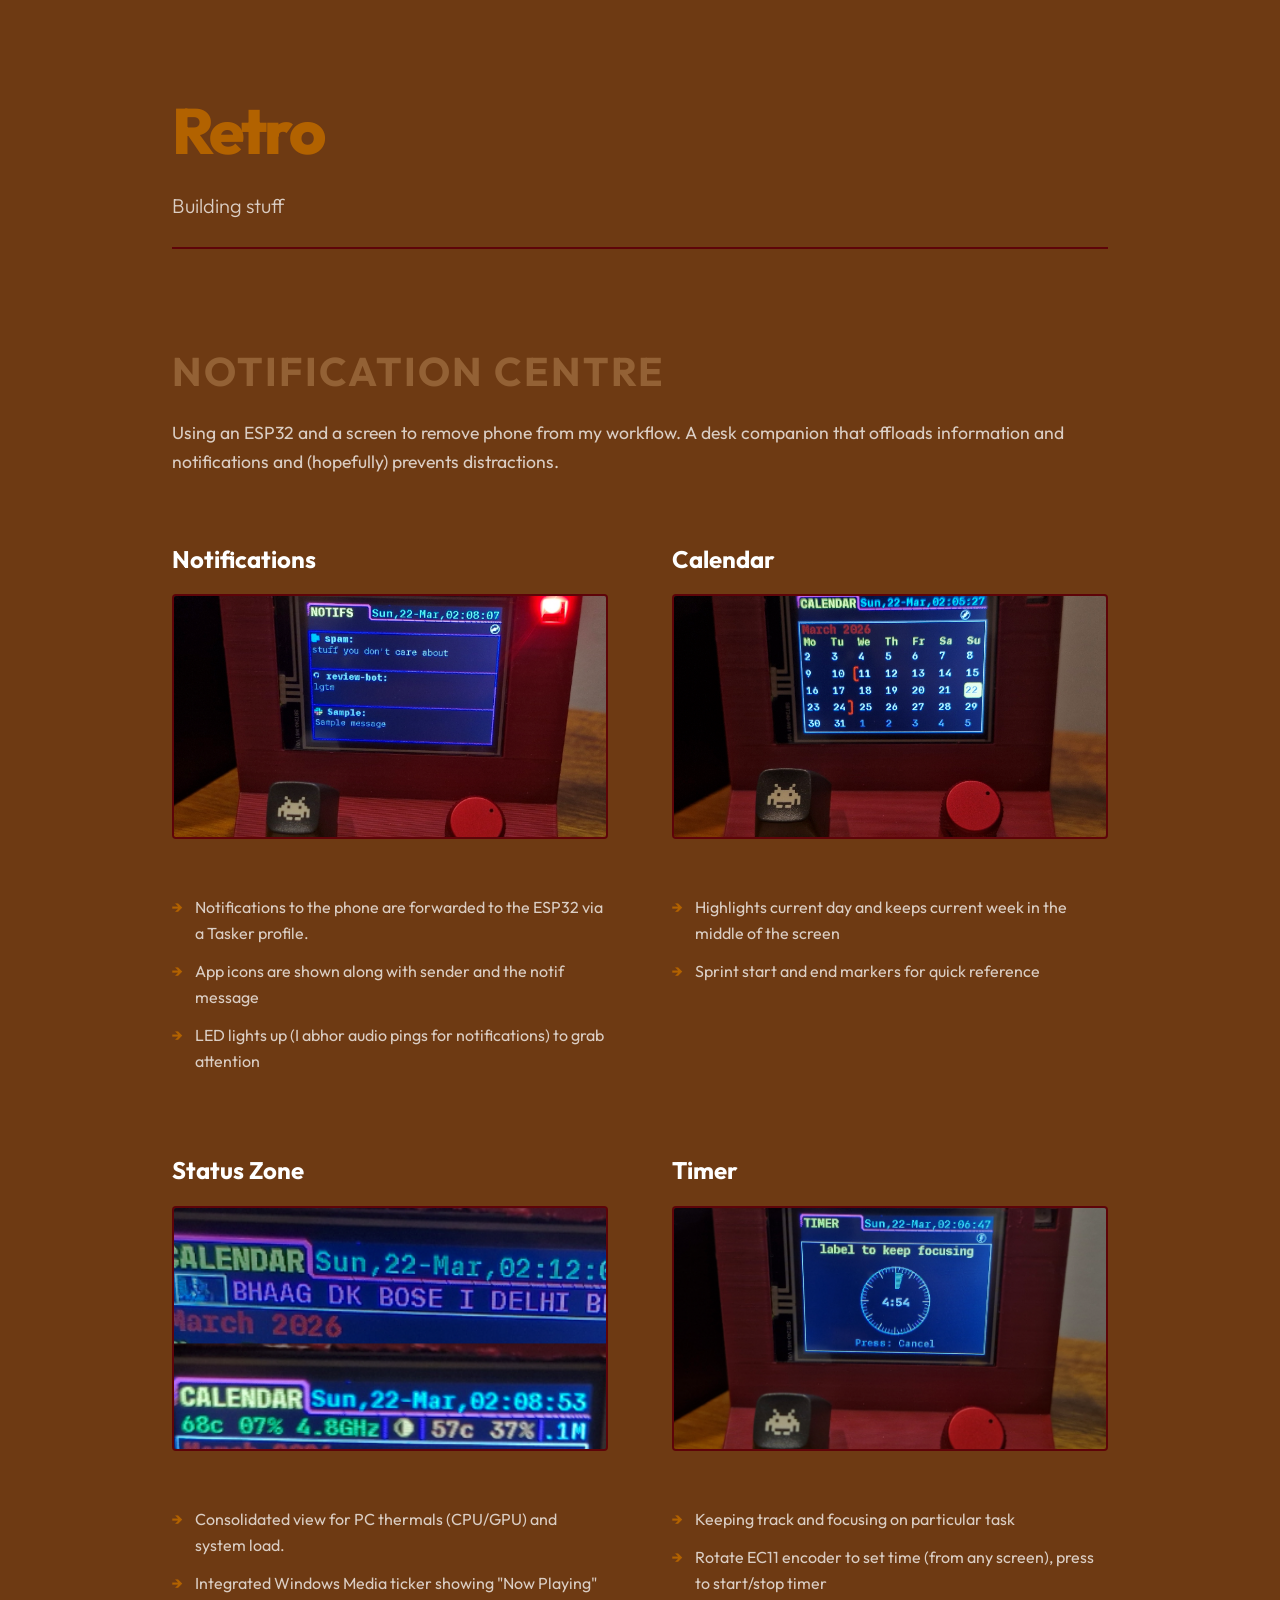
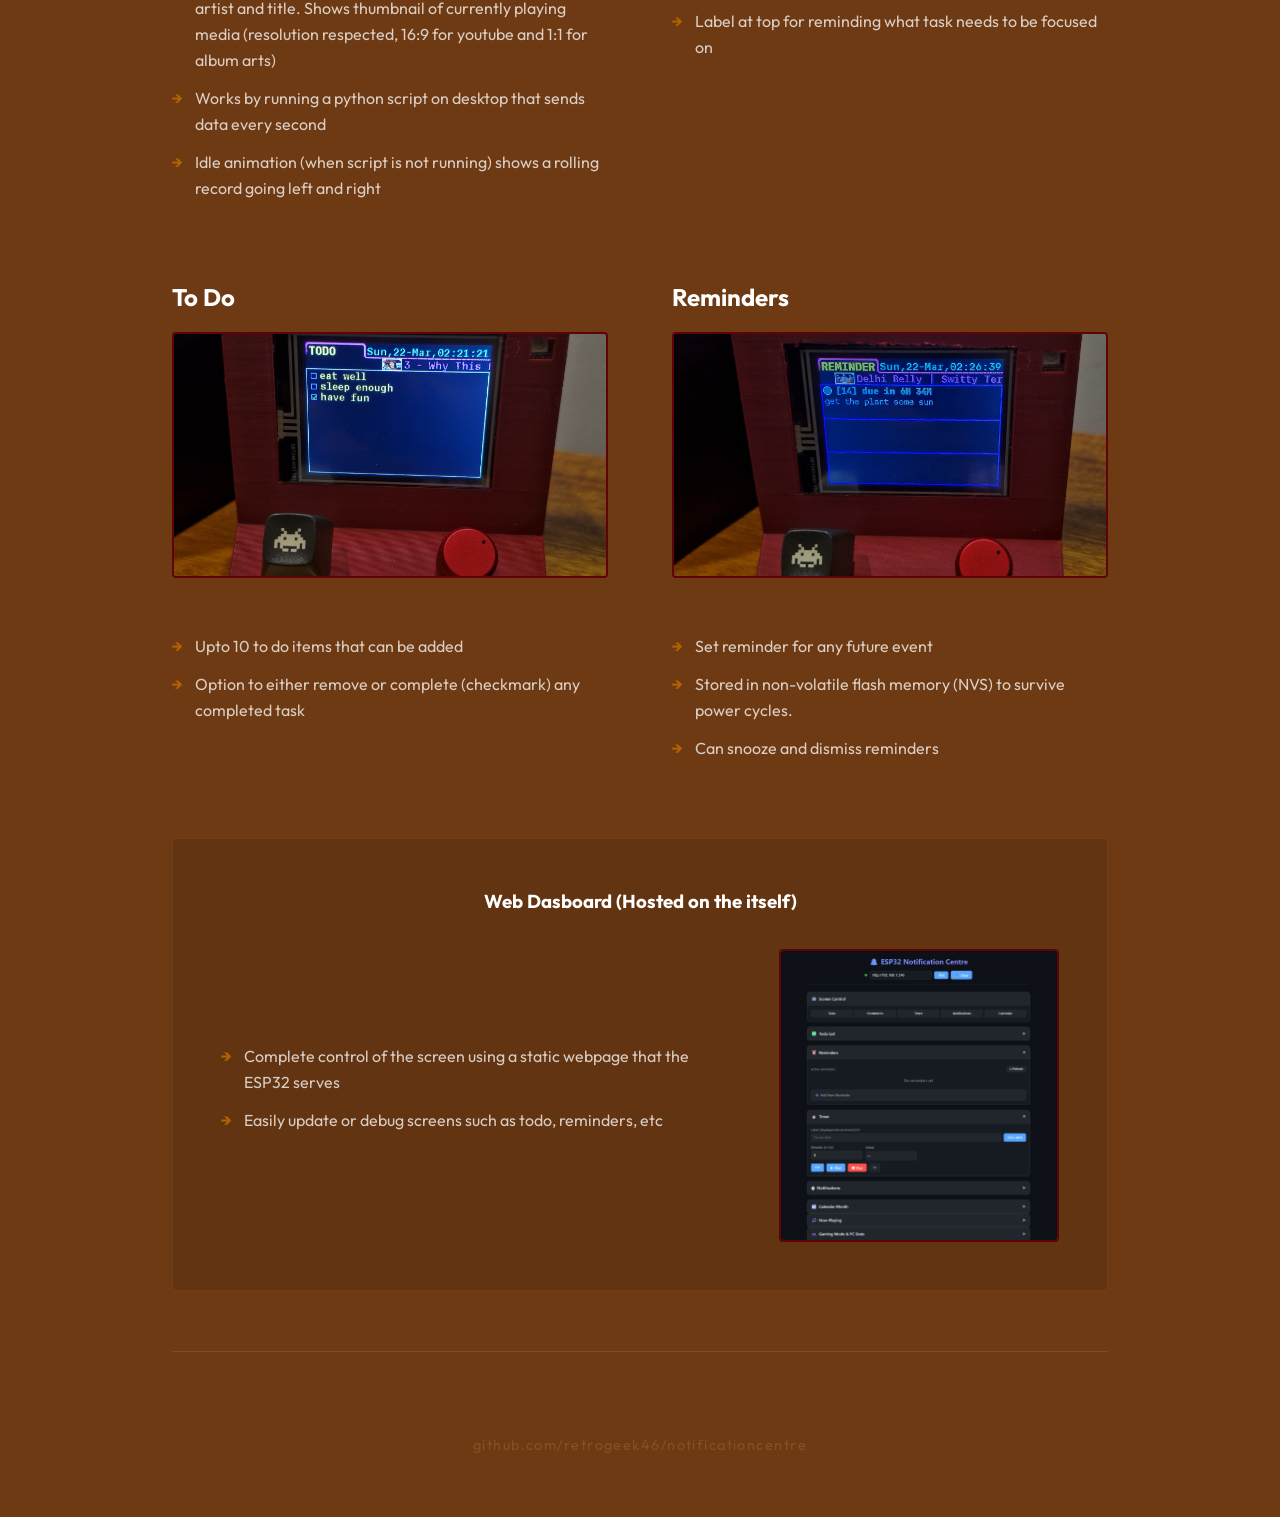
<file: docs/index.html>
<!DOCTYPE html>
<html lang="en">
<head>
    <meta charset="UTF-8">
    <meta name="viewport" content="width=device-width, initial-scale=1.0">
    <title>Portfolio | Earthy Rust</title>
    <link rel="preconnect" href="https://fonts.googleapis.com">
    <link rel="preconnect" href="https://fonts.gstatic.com" crossorigin>
    <link href="https://fonts.googleapis.com/css2?family=Outfit:wght@300;400;700;800&display=swap" rel="stylesheet">
    <link rel="stylesheet" href="style.css">
</head>
<body>

    <div class="container">
        <!-- Main Portfolio Header -->
        <header>
            <h1>Retro</h1>
            <p class="about-me">Building stuff</p>
        </header>

        <!-- Notification Centre -->
        <section class="project-section">
            <h2>Notification Centre</h2>
            <p class="project-brief">Using an ESP32 and a screen to remove phone from my workflow. A desk companion that offloads information and notifications and (hopefully) prevents distractions.</p>
            
            <div class="screen-grid">
                <div class="screen-item">
                    <div class="screen-header">
                        <h3>Notifications</h3>
                        <div class="image-placeholder"><img src="resources/notif.png" alt="Notifications Screen"></div>
                    </div>
                    <ul class="screen-details">
                        <li>Notifications to the phone are forwarded to the ESP32 via a Tasker profile.</li>
                        <li>App icons are shown along with sender and the notif message</li>
                        <li>LED lights up (I abhor audio pings for notifications) to grab attention</li>
                    </ul>
                </div>

                <div class="screen-item">
                    <div class="screen-header">
                        <h3>Calendar</h3>
                        <div class="image-placeholder"><img src="resources/calender.png" alt="Calendar Screen"></div>
                    </div>
                    <ul class="screen-details">
                        <li>Highlights current day and keeps current week in the middle of the screen</li>
                        <li>Sprint start and end markers for quick reference</li>
                    </ul>
                </div>

                <div class="screen-item">
                    <div class="screen-header">
                        <h3>Status Zone</h3>
                        <div class="image-placeholder"><img src="resources/status.png" alt="Status Zone Screen"></div>
                    </div>
                    <ul class="screen-details">
                        <li>Consolidated view for PC thermals (CPU/GPU) and system load.</li>
                        <li>Integrated Windows Media ticker showing "Now Playing" artist and title. Shows thumbnail of currently playing media (resolution respected, 16:9 for youtube and 1:1 for album arts)</li>
                        <li>Works by running a python script on desktop that sends data every second</li>
                        <li>Idle animation (when script is not running) shows a rolling record going left and right</li>
                    </ul>
                </div>

                <div class="screen-item">
                    <div class="screen-header">
                        <h3>Timer</h3>
                        <div class="image-placeholder"><img src="resources/timer.png" alt="Timer Screen"></div>
                    </div>
                    <ul class="screen-details">
                        <li>Keeping track and focusing on particular task</li>
                        <li>Rotate EC11 encoder to set time (from any screen), press to start/stop timer</li>
                        <li>Label at top for reminding what task needs to be focused on</li>
                    </ul>
                </div>

                <div class="screen-item">
                    <div class="screen-header">
                        <h3>To Do</h3>
                        <div class="image-placeholder"><img src="resources/todo.png" alt="To Do Screen"></div>
                    </div>
                    <ul class="screen-details">
                        <li>Upto 10 to do items that can be added</li>
                        <li>Option to either remove or complete (checkmark) any completed task</li>
                    </ul>
                </div>

                <div class="screen-item">
                    <div class="screen-header">
                        <h3>Reminders</h3>
                        <div class="image-placeholder"><img src="resources/reminder.png" alt="Reminder Screen"></div>
                    </div>
                    <ul class="screen-details">
                        <li>Set reminder for any future event</li>
                        <li>Stored in non-volatile flash memory (NVS) to survive power cycles.</li>
                        <li>Can snooze and dismiss reminders</li>
                    </ul>
                </div>

                <!-- Administrative Web Interface (Wide) -->
                <div class="screen-item wide">
                    <h3>Web Dasboard (Hosted on the itself)</h3>
                    <div class="wide-content">
                        <ul class="screen-details">
                            <li>Complete control of the screen using a static webpage that the ESP32 serves</li>
                            <li>Easily update or debug screens such as todo, reminders, etc</li>
                        </ul>
                        <div class="image-placeholder">
                            <img src="resources/dashboard esp32.png" alt="dashboard">
                        </div>
                    </div>
                </div>
            </div>
        </section>

        <footer>
            <a href="https://github.com/retrogeek46/notificationcentre" target="_blank">github.com/retrogeek46/notificationcentre</a>
        </footer>
    </div>

</body>
</html>
</file>
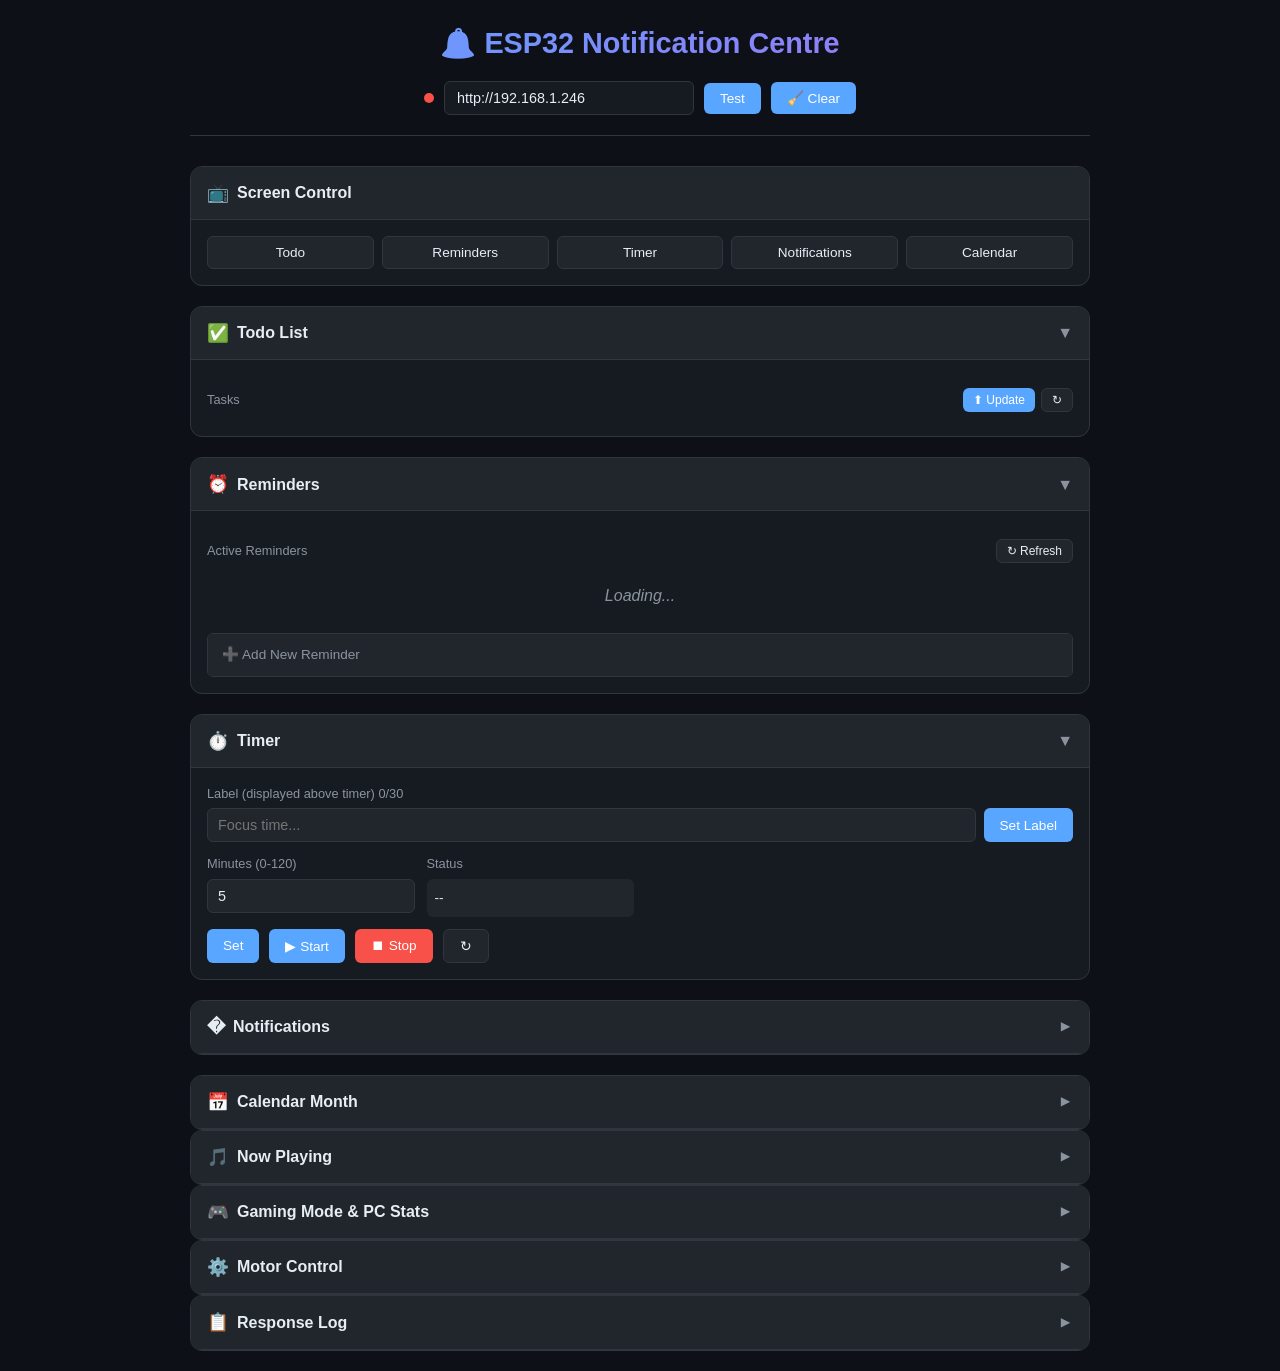
<file: tools/esp32_dashboard.html>
<!DOCTYPE html>
<html lang="en">
<head>
  <meta charset="UTF-8">
  <meta name="viewport" content="width=device-width, initial-scale=1.0">
  <title>ESP32 Notification Centre</title>
  <style>
    :root {
      --bg-primary: #0d1117;
      --bg-secondary: #161b22;
      --bg-tertiary: #21262d;
      --border: #30363d;
      --text-primary: #e6edf3;
      --text-secondary: #8b949e;
      --accent-blue: #58a6ff;
      --accent-green: #3fb950;
      --accent-yellow: #d29922;
      --accent-red: #f85149;
      --accent-purple: #a371f7;
    }
    
    * { box-sizing: border-box; margin: 0; padding: 0; }
    
    body {
      font-family: -apple-system, BlinkMacSystemFont, 'Segoe UI', Roboto, sans-serif;
      background: var(--bg-primary);
      color: var(--text-primary);
      line-height: 1.6;
      padding: 20px;
      min-height: 100vh;
    }
    
    .container { max-width: 900px; margin: 0 auto; }
    
    header {
      text-align: center;
      margin-bottom: 30px;
      padding-bottom: 20px;
      border-bottom: 1px solid var(--border);
    }
    
    header h1 {
      font-size: 1.8rem;
      background: linear-gradient(135deg, var(--accent-blue), var(--accent-purple));
      -webkit-background-clip: text;
      -webkit-text-fill-color: transparent;
      background-clip: text;
    }
    
    .connection {
      display: flex;
      gap: 10px;
      justify-content: center;
      align-items: center;
      margin-top: 15px;
    }
    
    .connection input {
      padding: 8px 12px;
      border-radius: 6px;
      border: 1px solid var(--border);
      background: var(--bg-secondary);
      color: var(--text-primary);
      width: 250px;
      font-size: 0.9rem;
    }
    
    .connection button {
      padding: 8px 16px;
      border-radius: 6px;
      border: none;
      background: var(--accent-blue);
      color: white;
      cursor: pointer;
      font-weight: 500;
      transition: opacity 0.2s;
    }
    
    .connection button:hover { opacity: 0.85; }
    
    .status-dot {
      width: 10px;
      height: 10px;
      border-radius: 50%;
      background: var(--accent-red);
      transition: background 0.3s;
    }
    
    .status-dot.connected { background: var(--accent-green); }
    
    .sections { display: grid; gap: 20px; }
    
    .section {
      background: var(--bg-secondary);
      border: 1px solid var(--border);
      border-radius: 12px;
      overflow: hidden;
    }
    
    .section-header {
      padding: 12px 16px;
      background: var(--bg-tertiary);
      border-bottom: 1px solid var(--border);
      font-weight: 600;
      display: flex;
      align-items: center;
      gap: 8px;
      cursor: pointer;
      user-select: none;
    }
    
    .section-header:hover { background: #282e36; }
    
    .section-header .icon { font-size: 1.1rem; }
    
    .section-header .collapse-icon {
      margin-left: auto;
      transition: transform 0.2s;
      color: var(--text-secondary);
    }
    
    .section.collapsed .section-header .collapse-icon { transform: rotate(-90deg); }
    .section.collapsed .section-body { display: none; }
    
    .section-body { padding: 16px; }
    
    .form-grid {
      display: grid;
      grid-template-columns: repeat(auto-fit, minmax(180px, 1fr));
      gap: 12px;
    }
    
    .form-group { display: flex; flex-direction: column; gap: 4px; }
    .form-group.full-width { grid-column: 1 / -1; }
    
    label {
      font-size: 0.8rem;
      color: var(--text-secondary);
      font-weight: 500;
    }
    
    input, select, textarea {
      padding: 8px 10px;
      border-radius: 6px;
      border: 1px solid var(--border);
      background: var(--bg-tertiary);
      color: var(--text-primary);
      font-size: 0.9rem;
      transition: border-color 0.2s;
    }
    
    input:focus, select:focus, textarea:focus {
      outline: none;
      border-color: var(--accent-blue);
    }
    
    textarea { resize: vertical; min-height: 60px; font-family: inherit; }
    
    .btn-row { display: flex; gap: 10px; margin-top: 12px; flex-wrap: wrap; }
    
    button {
      padding: 8px 16px;
      border-radius: 6px;
      border: none;
      font-weight: 500;
      cursor: pointer;
      transition: all 0.2s;
      font-size: 0.85rem;
    }
    
    .btn-primary { background: var(--accent-blue); color: white; }
    .btn-success { background: var(--accent-green); color: white; }
    .btn-warning { background: var(--accent-yellow); color: black; }
    .btn-danger { background: var(--accent-red); color: white; }
    .btn-secondary { background: var(--bg-tertiary); color: var(--text-primary); border: 1px solid var(--border); }
    
    button:hover { opacity: 0.85; transform: translateY(-1px); }
    button:active { transform: translateY(0); }
    
    .screen-btns { display: flex; flex-wrap: wrap; gap: 8px; }
    .screen-btns button { flex: 1; min-width: 100px; }
    
    .response-area {
      margin-top: 20px;
      padding: 16px;
      background: var(--bg-secondary);
      border: 1px solid var(--border);
      border-radius: 12px;
    }
    
    .response-area h3 {
      font-size: 0.9rem;
      color: var(--text-secondary);
      margin-bottom: 10px;
    }
    
    #responseLog {
      font-family: 'Consolas', 'Monaco', monospace;
      font-size: 0.85rem;
      max-height: 200px;
      overflow-y: auto;
      white-space: pre-wrap;
      word-break: break-all;
    }
    
    .log-entry { padding: 6px 0; border-bottom: 1px solid var(--border); }
    .log-entry:last-child { border-bottom: none; }
    .log-entry.success { color: var(--accent-green); }
    .log-entry.error { color: var(--accent-red); }
    .log-entry .time { color: var(--text-secondary); margin-right: 8px; }
    
    /* Item lists */
    .item-list { margin-top: 12px; }
    .item-list-header {
      font-size: 0.8rem;
      color: var(--text-secondary);
      margin-bottom: 8px;
      display: flex;
      justify-content: space-between;
      align-items: center;
    }
    
    .list-item {
      display: flex;
      align-items: center;
      gap: 10px;
      padding: 8px 12px;
      background: var(--bg-tertiary);
      border-radius: 6px;
      margin-bottom: 6px;
      font-size: 0.9rem;
    }
    
    .list-item.completed { opacity: 0.5; text-decoration: line-through; }
    
    .list-item input[type="checkbox"] {
      width: 18px;
      height: 18px;
      accent-color: var(--accent-green);
      cursor: pointer;
    }
    
    .list-item .item-text { flex: 1; }
    .list-item .item-meta { font-size: 0.75rem; color: var(--text-secondary); }
    
    .empty-state {
      color: var(--text-secondary);
      font-style: italic;
      text-align: center;
      padding: 12px;
    }
    
    /* Collapsible add forms */
    .add-form-details {
      margin-top: 12px;
      border: 1px solid var(--border);
      border-radius: 6px;
      overflow: hidden;
    }
    
    .add-form-details summary {
      padding: 10px 14px;
      background: var(--bg-tertiary);
      cursor: pointer;
      font-size: 0.85rem;
      font-weight: 500;
      color: var(--text-secondary);
      list-style: none;
    }
    
    .add-form-details summary::-webkit-details-marker { display: none; }
    .add-form-details summary:hover { color: var(--text-primary); }
    
    .add-form-details[open] summary { 
      border-bottom: 1px solid var(--border);
      color: var(--text-primary);
    }
    
    .add-form-content { padding: 12px; }
    
    /* Todo input rows */
    .todo-inputs { display: flex; flex-direction: column; gap: 6px; }
    
    .todo-row {
      display: flex;
      align-items: center;
      gap: 8px;
    }
    
    .todo-row input[type="checkbox"] {
      width: 18px;
      height: 18px;
      accent-color: var(--accent-green);
      cursor: pointer;
      flex-shrink: 0;
    }
    
    .todo-row input[type="text"] {
      flex: 1;
      padding: 6px 10px;
      font-size: 0.85rem;
    }
    
    .todo-row input[type="text"].completed {
      opacity: 0.5;
      text-decoration: line-through;
    }
    
    .todo-row .todo-index {
      font-size: 0.7rem;
      color: var(--text-secondary);
      min-width: 20px;
      text-align: right;
    }
    
    .todo-row .btn-delete {
      background: none;
      border: none;
      color: var(--text-secondary);
      cursor: pointer;
      padding: 2px 6px;
      font-size: 0.85rem;
      opacity: 0.5;
      transition: opacity 0.2s, color 0.2s;
      flex-shrink: 0;
    }
    .todo-row .btn-delete:hover {
      opacity: 1;
      color: var(--accent-red);
      transform: none;
    }
    
    /* Slider */
    input[type="range"] {
      -webkit-appearance: none;
      appearance: none;
      height: 6px;
      background: var(--bg-tertiary);
      border-radius: 3px;
      border: none;
    }
    
    input[type="range"]::-webkit-slider-thumb {
      -webkit-appearance: none;
      appearance: none;
      width: 18px;
      height: 18px;
      background: var(--accent-blue);
      border-radius: 50%;
      cursor: pointer;
    }
    
    .slider-value {
      display: inline-block;
      min-width: 40px;
      text-align: center;
      color: var(--accent-blue);
      font-weight: 600;
    }
    
    @media (max-width: 600px) {
      .form-grid { grid-template-columns: 1fr; }
      .connection { flex-direction: column; }
      .connection input { width: 100%; }
    }
  </style>
</head>
<body>
  <div class="container">
    <header>
      <h1>🔔 ESP32 Notification Centre</h1>
      <div class="connection">
        <span class="status-dot" id="statusDot"></span>
        <input type="text" id="espHost" value="http://192.168.1.246" placeholder="ESP32 Address">
        <button onclick="testConnection()">Test</button>
        <button class="btn-primary" onclick="clearNotifications()" title="Clear all notifications (same as MX switch)">🧹 Clear</button>
      </div>
    </header>

    <div class="sections">
      <!-- Screen Control -->
      <div class="section">
        <div class="section-header"><span class="icon">📺</span> Screen Control</div>
        <div class="section-body">
          <div class="screen-btns">
            <button class="btn-secondary" onclick="switchScreen('todo')">Todo</button>
            <button class="btn-secondary" onclick="switchScreen('reminder')">Reminders</button>
            <button class="btn-secondary" onclick="switchScreen('timer')">Timer</button>
            <button class="btn-secondary" onclick="switchScreen('notifs')">Notifications</button>
            <button class="btn-secondary" onclick="switchScreen('calendar')">Calendar</button>
          </div>
        </div>
      </div>

      <!-- Todo List -->
      <div class="section">
        <div class="section-header" onclick="toggleSection(this)"><span class="icon">✅</span> Todo List <span class="collapse-icon">▼</span></div>
        <div class="section-body">
          <div class="item-list">
            <div class="item-list-header">
              <span>Tasks</span>
              <div style="display: flex; gap: 6px;">
                <button class="btn-primary" style="padding: 4px 10px; font-size: 0.75rem;" onclick="saveTodoInputs()" title="Save changes">⬆ Update</button>
                <button class="btn-secondary" style="padding: 4px 10px; font-size: 0.75rem;" onclick="loadTodos()" title="Refresh">↻</button>
              </div>
            </div>
            <div id="todoList" class="todo-inputs"></div>
          </div>
        </div>
      </div>

      <!-- Reminders -->
      <div class="section">
        <div class="section-header" onclick="toggleSection(this)"><span class="icon">⏰</span> Reminders <span class="collapse-icon">▼</span></div>
        <div class="section-body">
          <div class="item-list">
            <div class="item-list-header">
              <span>Active Reminders</span>
              <button class="btn-secondary" style="padding: 4px 10px; font-size: 0.75rem;" onclick="loadReminders()">↻ Refresh</button>
            </div>
            <div id="reminderList"><div class="empty-state">Loading...</div></div>
          </div>
          <!-- Collapsible Add Form -->
          <details class="add-form-details">
            <summary>➕ Add New Reminder</summary>
            <div class="add-form-content">
              <div class="form-grid">
                <div class="form-group full-width">
                  <label>Reminder Text</label>
                  <input type="text" id="reminderMsg" placeholder="Take a break!">
                </div>
                <div class="form-group">
                  <label>Date & Time</label>
                  <input type="datetime-local" id="reminderTime">
                </div>
                <div class="form-group">
                  <label>Limit (mins)</label>
                  <input type="number" id="reminderLimit" value="0" min="0">
                </div>
                <div class="form-group">
                  <label>Priority</label>
                  <select id="reminderPriority">
                    <option value="normal">Normal</option>
                    <option value="high">High</option>
                    <option value="low">Low</option>
                  </select>
                </div>
              </div>
              <div class="btn-row">
                <button class="btn-primary" onclick="addReminder()">Add Reminder</button>
              </div>
            </div>
          </details>
        </div>
      </div>

      <!-- Timer (open by default) -->
      <div class="section">
        <div class="section-header" onclick="toggleSection(this)"><span class="icon">⏱️</span> Timer <span class="collapse-icon">▼</span></div>
        <div class="section-body">
          <div class="form-grid">
            <div class="form-group full-width">
              <label>Label (displayed above timer) <span id="timerLabelCount" style="color: var(--text-secondary); font-weight: normal;">0/30</span></label>
              <div style="display: flex; gap: 8px;">
                <input type="text" id="timerLabel" placeholder="Focus time..." maxlength="30" style="flex: 1;" oninput="updateLabelCount()">
                <button class="btn-primary" onclick="setTimerLabel()" style="white-space: nowrap;">Set Label</button>
              </div>
            </div>
            <div class="form-group">
              <label>Minutes (0-120)</label>
              <input type="number" id="timerMinutes" min="0" max="120" value="5">
            </div>
            <div class="form-group">
              <label>Status</label>
              <div id="timerStatus" style="padding: 8px; background: var(--bg-tertiary); border-radius: 6px; font-size: 0.85rem;">--</div>
            </div>
          </div>
          <div class="btn-row">
            <button class="btn-primary" onclick="setTimer()">Set</button>
            <button class="btn-primary" onclick="startTimer()">▶ Start</button>
            <button class="btn-danger" onclick="stopTimer()">⏹ Stop</button>
            <button class="btn-secondary" onclick="getTimerStatus()">↻</button>
          </div>
        </div>
      </div>

      <!-- Notifications (collapsed) -->
      <div class="section collapsed">
        <div class="section-header" onclick="toggleSection(this)"><span class="icon">�</span> Notifications <span class="collapse-icon">▼</span></div>
        <div class="section-body">
          <div class="form-grid">
            <div class="form-group">
              <label>App Name</label>
              <input type="text" id="notifApp" placeholder="Discord">
            </div>
            <div class="form-group">
              <label>From</label>
              <input type="text" id="notifFrom" placeholder="Username">
            </div>
            <div class="form-group">
              <label>Priority</label>
              <select id="notifPriority">
                <option value="">Normal</option>
                <option value="high">High</option>
                <option value="low">Low</option>
              </select>
            </div>
            <div class="form-group full-width">
              <label>Message</label>
              <textarea id="notifMessage" placeholder="Notification message..."></textarea>
            </div>
          </div>
          <div class="btn-row">
            <button class="btn-primary" onclick="sendNotification()">Send Notification</button>
            <button class="btn-danger" onclick="clearNotifications()">Clear All</button>
          </div>
        </div>
      </div>

      <!-- Calendar (collapsed) -->
      <div class="section collapsed">
        <div class="section-header" onclick="toggleSection(this)"><span class="icon">📅</span> Calendar Month <span class="collapse-icon">▼</span></div>
        <div class="section-body">
          <div class="form-grid">
            <div class="form-group">
              <label>Month (1-12)</label>
              <input type="number" id="calMonth" min="1" max="12" value="1">
            </div>
            <div class="form-group">
              <label>Year</label>
              <input type="number" id="calYear" value="2026">
            </div>
          </div>
          <div class="btn-row">
            <button class="btn-primary" onclick="setCalMonth()">Set Month</button>
            <button class="btn-secondary" onclick="resetCalMonth()">Reset to Current</button>
          </div>
        </div>
      </div>

      </div>

      <!-- Now Playing (collapsed) -->
      <div class="section collapsed">
        <div class="section-header" onclick="toggleSection(this)"><span class="icon">🎵</span> Now Playing <span class="collapse-icon">▼</span></div>
        <div class="section-body">
          <div class="form-grid">
            <div class="form-group">
              <label>Song</label>
              <input type="text" id="npSong" placeholder="Song Title">
            </div>
            <div class="form-group">
              <label>Artist</label>
              <input type="text" id="npArtist" placeholder="Artist Name">
            </div>
          </div>
          <div class="btn-row">
            <button class="btn-primary" onclick="setNowPlaying()">Update</button>
            <button class="btn-secondary" onclick="clearNowPlaying()">Clear</button>
          </div>
        </div>
      </div>

      <!-- PC Stats (collapsed) -->
      <div class="section collapsed">
        <div class="section-header" onclick="toggleSection(this)"><span class="icon">🎮</span> Gaming Mode & PC Stats <span class="collapse-icon">▼</span></div>
        <div class="section-body">
          <div class="btn-row">
            <button class="btn-success" onclick="setGaming(true)">Gaming ON</button>
            <button class="btn-danger" onclick="setGaming(false)">Gaming OFF</button>
          </div>
          <hr style="border-color: var(--border); margin: 16px 0;">
          <div class="form-grid">
            <div class="form-group">
              <label>CPU Temp (°C)</label>
              <input type="number" id="cpuTemp" value="45">
            </div>
            <div class="form-group">
              <label>CPU Usage (%)</label>
              <input type="number" id="cpuUsage" value="30">
            </div>
            <div class="form-group">
              <label>CPU Speed (GHz)</label>
              <input type="number" id="cpuSpeed" step="0.1" value="3.5">
            </div>
            <div class="form-group">
              <label>RAM Used (GB)</label>
              <input type="number" id="ramUsed" value="8">
            </div>
            <div class="form-group">
              <label>RAM Total (GB)</label>
              <input type="number" id="ramTotal" value="32">
            </div>
            <div class="form-group">
              <label>GPU Temp (°C)</label>
              <input type="number" id="gpuTemp" value="55">
            </div>
            <div class="form-group">
              <label>GPU Usage (%)</label>
              <input type="number" id="gpuUsage" value="20">
            </div>
            <div class="form-group">
              <label>Net Down (MB/s)</label>
              <input type="number" id="netDown" step="0.1" value="0">
            </div>
            <div class="form-group">
              <label>Net Up (MB/s)</label>
              <input type="number" id="netUp" step="0.1" value="0">
            </div>
          </div>
          <div class="btn-row">
            <button class="btn-primary" onclick="sendPcStats()">Send PC Stats</button>
          </div>
        </div>
      </div>

      <!-- Motor Control (collapsed) -->
      <div class="section collapsed">
        <div class="section-header" onclick="toggleSection(this)"><span class="icon">⚙️</span> Motor Control <span class="collapse-icon">▼</span></div>
        <div class="section-body">
          <div class="form-group">
            <label>Speed: <span class="slider-value" id="motorSpeedValue">0</span></label>
            <input type="range" id="motorSpeed" min="0" max="255" value="0" oninput="updateMotorValue()">
          </div>
          <div class="btn-row">
            <button class="btn-primary" onclick="setMotor()">Set Speed</button>
            <button class="btn-danger" onclick="stopMotor()">Stop</button>
          </div>
        </div>
      </div>

      <!-- Response Log (collapsed) -->
      <div class="section collapsed">
        <div class="section-header" onclick="toggleSection(this)"><span class="icon">📋</span> Response Log <span class="collapse-icon">▼</span></div>
        <div class="section-body">
          <div id="responseLog"></div>
        </div>
      </div>
    </div>
  </div>

  <script>
    const $ = id => document.getElementById(id);

    function getHost() {
      return $('espHost').value.replace(/\/$/, '');
    }

    function log(msg, isError = false) {
      const time = new Date().toLocaleTimeString();
      const entry = document.createElement('div');
      entry.className = `log-entry ${isError ? 'error' : 'success'}`;
      entry.innerHTML = `<span class="time">[${time}]</span>${msg}`;
      $('responseLog').prepend(entry);
    }

    async function apiCall(endpoint, method = 'POST', body = null) {
      try {
        const url = getHost() + endpoint;
        const options = { method };
        
        if (body) {
          options.headers = { 'Content-Type': 'application/x-www-form-urlencoded' };
          options.body = new URLSearchParams(body).toString();
        }
        
        const res = await fetch(url, options);
        const text = await res.text();
        
        let parsed;
        try { parsed = JSON.parse(text); } catch { parsed = text; }
        
        log(`${method} ${endpoint} → ${JSON.stringify(parsed)}`);
        return { ok: res.ok, data: parsed };
      } catch (e) {
        log(`${method} ${endpoint} → ${e.message}`, true);
        return { ok: false, error: e.message };
      }
    }

    async function testConnection() {
      const result = await apiCall('/', 'GET');
      $('statusDot').classList.toggle('connected', result.ok);
      if (result.ok) {
        loadReminders();
        loadTodos();
      }
    }

    function toggleSection(header) {
      header.closest('.section').classList.toggle('collapsed');
    }

    // Screen
    function switchScreen(name) {
      apiCall(`/screen?name=${name}`);
    }

    // Notifications
    function sendNotification() {
      apiCall('/notify', 'POST', {
        app: $('notifApp').value,
        from: $('notifFrom').value,
        message: $('notifMessage').value,
        priority: $('notifPriority').value
      });
    }

    function clearNotifications() {
      apiCall('/clear');
    }

    // Reminders
    async function loadReminders() {
      const result = await apiCall('/reminders', 'GET');
      const container = $('reminderList');
      
      if (!result.ok || !result.data || !Array.isArray(result.data)) {
        container.innerHTML = '<div class="empty-state">Could not load reminders</div>';
        return;
      }
      
      if (result.data.length === 0) {
        container.innerHTML = '<div class="empty-state">No reminders set</div>';
        return;
      }
      
      container.innerHTML = result.data.map(r => {
        return `
          <div class="list-item" data-id="${r.id}">
            <input type="checkbox" onchange="completeReminderById(${r.id})" title="Mark complete">
            <span class="item-text">${escapeHtml(r.message)}</span>
            <span class="item-meta">#${r.id} • ${r.time}</span>
          </div>
        `;
      }).join('');
    }

    async function completeReminderById(id) {
      await apiCall('/completeReminder', 'POST', { id });
      loadReminders();
    }

    function addReminder() {
      const dt = $('reminderTime').value;
      const formatted = dt.replace('T', ' ');
      
      apiCall('/addreminder', 'POST', {
        message: $('reminderMsg').value,
        time: formatted,
        limit: $('reminderLimit').value,
        priority: $('reminderPriority').value
      }).then(() => loadReminders());
    }

    // Todo
    const TODO_ROWS = 10;
    
    async function loadTodos() {
      const result = await apiCall('/todos', 'GET');
      const container = $('todoList');
      
      // Build data map from API response
      const todoData = {};
      if (result.ok && Array.isArray(result.data)) {
        result.data.forEach(t => {
          todoData[t.index] = t;
        });
      }
      
      // Render 10 editable rows
      let html = '';
      for (let i = 0; i < TODO_ROWS; i++) {
        const item = todoData[i] || { text: '', completed: false };
        const completedClass = item.completed ? 'completed' : '';
        const checkedAttr = item.completed ? 'checked' : '';
        
        html += `
          <div class="todo-row" data-index="${i}">
            <span class="todo-index">${i}</span>
            <input type="checkbox" ${checkedAttr} onchange="completeTaskByIndex(${i}, this.checked)" title="Mark complete">
            <input type="text" id="todo-input-${i}" value="${escapeHtml(item.text)}" 
                   class="${completedClass}" placeholder="Task ${i}...">
            <button class="btn-delete" onclick="deleteTodoByIndex(${i})" title="Delete task">🗑</button>
          </div>
        `;
      }
      container.innerHTML = html;
    }

    async function completeTaskByIndex(index, checked) {
      if (checked) {
        await apiCall('/completeTask', 'POST', { index });
        loadTodos();
      }
    }

    async function saveTodoInputs() {
      const body = {};
      let hasChanges = false;
      
      for (let i = 0; i < TODO_ROWS; i++) {
        const input = $(`todo-input-${i}`);
        if (input) {
          body[i] = input.value.trim();
          hasChanges = true;
        }
      }
      
      if (!hasChanges) {
        log('No tasks to save', true);
        return;
      }
      
      await apiCall('/todo', 'POST', body);
      loadTodos();
    }

    async function deleteTodoByIndex(index) {
      await apiCall('/deleteTask', 'POST', { index });
      loadTodos();
    }

    // Now Playing
    function setNowPlaying() {
      apiCall('/nowplaying', 'POST', {
        song: $('npSong').value,
        artist: $('npArtist').value
      });
    }

    function clearNowPlaying() {
      apiCall('/nowplaying', 'POST', { song: '' });
    }

    // Calendar
    function setCalMonth() {
      apiCall('/calmonth', 'POST', {
        month: $('calMonth').value,
        year: $('calYear').value
      });
    }

    function resetCalMonth() {
      apiCall('/calmonth', 'POST', { month: 0, year: 0 });
    }

    // Timer
    function setTimer() {
      apiCall('/timer', 'POST', { minutes: $('timerMinutes').value }).then(getTimerStatus);
    }

    function startTimer() {
      apiCall('/timer/start', 'POST').then(getTimerStatus);
    }

    function stopTimer() {
      apiCall('/timer/stop', 'POST').then(getTimerStatus);
    }

    async function getTimerStatus() {
      const result = await apiCall('/timer', 'GET');
      const status = $('timerStatus');
      
      if (!result.ok || !result.data) {
        status.textContent = 'Error';
        return;
      }
      
      const d = result.data;
      if (d.running) {
        const mins = Math.floor(d.remainingSeconds / 60);
        const secs = d.remainingSeconds % 60;
        status.textContent = `⏳ Running: ${mins}:${secs.toString().padStart(2, '0')}`;
        status.style.color = 'var(--accent-green)';
      } else if (d.complete) {
        status.textContent = '🔔 Complete!';
        status.style.color = 'var(--accent-danger)';
      } else {
        status.textContent = `⏸ Stopped (${d.minutes} min set)`;
        status.style.color = 'var(--text-secondary)';
      }
      
      // Update label field if present in response
      if (d.label !== undefined) {
        $('timerLabel').value = d.label;
        updateLabelCount();
      }
    }

    function setTimerLabel() {
      apiCall('/timer/label', 'POST', { label: $('timerLabel').value });
    }

    function updateLabelCount() {
      const len = $('timerLabel').value.length;
      $('timerLabelCount').textContent = len + '/30';
    }

    // Motor
    function updateMotorValue() {
      $('motorSpeedValue').textContent = $('motorSpeed').value;
    }

    function setMotor() {
      apiCall('/motor', 'POST', { speed: $('motorSpeed').value });
    }

    function stopMotor() {
      $('motorSpeed').value = 0;
      updateMotorValue();
      apiCall('/motor', 'POST', { speed: 0 });
    }

    // Gaming / PC Stats
    function setGaming(enabled) {
      apiCall('/gaming', 'POST', { enabled: enabled ? '1' : '0' });
    }

    function sendPcStats() {
      apiCall('/pcstats', 'POST', {
        cpu_temp: $('cpuTemp').value,
        cpu_usage: $('cpuUsage').value,
        cpu_speed: $('cpuSpeed').value,
        ram_used: $('ramUsed').value,
        ram_total: $('ramTotal').value,
        gpu_temp: $('gpuTemp').value,
        gpu_usage: $('gpuUsage').value,
        net_down: $('netDown').value,
        net_up: $('netUp').value
      });
    }

    function escapeHtml(text) {
      const div = document.createElement('div');
      div.textContent = text;
      return div.innerHTML;
    }

    // Init
    testConnection();
  </script>
</body>
</html>
</file>
<file: docs/style.css>
:root {
    --bg-main: #6e3a13;
    --card-bg: #61270f;
    --border-accent: #b26200;
    --accent-sand: #936135;
    --accent-maroon: #5e0409;
    --text-primary: #ffffff;
    --text-muted: rgba(255, 255, 255, 0.75);
}

* {
    margin: 0;
    padding: 0;
    box-sizing: border-box;
    scroll-behavior: smooth;
}

body {
    background-color: var(--bg-main);
    color: var(--text-primary);
    font-family: 'Outfit', -apple-system, sans-serif;
    line-height: 1.6;
    -webkit-font-smoothing: antialiased;
}

.container {
    max-width: 1000px;
    margin: 0 auto;
    padding: 0 2rem;
}

/* Header */
header {
    padding: 80px 0 30px;
}

header h1 {
    font-size: 4rem;
    font-weight: 800;
    letter-spacing: -0.04em;
    color: var(--border-accent);
    margin-bottom: 0.5rem;
}

.about-me {
    font-size: 1.25rem;
    font-weight: 300;
    color: var(--text-muted);
    width: 100%; /* Spans full right as requested */
    border-bottom: 2px solid var(--accent-maroon);
    padding-bottom: 25px;
}

/* Project Sections */
.project-section {
    padding: 60px 0;
    border-bottom: 1px solid rgba(255, 255, 255, 0.1);
}

.project-section h2 {
    font-size: 2.5rem;
    color: var(--accent-sand);
    margin-bottom: 1rem;
    text-transform: uppercase;
    letter-spacing: 0.05em;
}

.project-brief {
    font-size: 1.1rem;
    color: var(--text-muted);
    margin-bottom: 4rem;
}

/* 2-Column Grid */
.screen-grid {
    display: grid;
    grid-template-columns: repeat(2, 1fr);
    gap: 4rem;
}

.screen-item {
    display: flex;
    flex-direction: column;
}

.screen-item.wide {
    grid-column: span 2;
    display: flex;
    flex-direction: column;
    align-items: center;
    background: rgba(0, 0, 0, 0.1);
    padding: 3rem;
    border-radius: 4px;
    border: 1px solid rgba(255, 255, 255, 0.05);
}

.screen-item.wide h3 {
    text-align: center;
    width: 100%;
    margin-bottom: 2rem;
}

.wide-content {
    display: flex;
    flex-direction: row;
    align-items: center;
    gap: 4rem;
    width: 100%;
}

.screen-item.wide .screen-header {
    width: 100%;
}

.screen-item.wide .screen-details {
    flex: 1;
    margin: 0;
}

.image-placeholder img {
    width: 100%;
    height: 100%;
    object-fit: cover;
    border-radius: 2px;
}

.screen-item.wide .image-placeholder {
    flex: none;
    margin: 0;
    width: 280px;
    background: rgba(0, 0, 0, 0.2);
    overflow: hidden;
    aspect-ratio: auto;
}

.screen-item.wide .image-placeholder img {
    object-fit: contain;
}

.screen-header {
    margin-bottom: 2rem;
}

.screen-header h3 {
    font-size: 1.5rem;
    color: var(--text-primary);
    margin-bottom: 1rem;
}

.image-placeholder {
    width: 100%;
    aspect-ratio: 16/9;
    background: var(--card-bg);
    border: 2px solid var(--accent-maroon);
    border-radius: 4px; /* Industrial look */
    display: flex;
    align-items: center;
    justify-content: center;
    color: var(--accent-sand);
    font-weight: 700;
    letter-spacing: 0.1em;
}

.screen-details {
    margin-top: 1.5rem;
    list-style: none;
}

.screen-details li {
    font-size: 1rem;
    color: var(--text-muted);
    margin-bottom: 0.8rem;
    display: flex;
    align-items: flex-start;
    gap: 12px;
}

.screen-details li::before {
    content: "→";
    color: var(--border-accent);
    font-weight: bold;
}

/* Placeholder Projects */
.compact-project {
    color: var(--text-muted);
    font-style: italic;
    background: rgba(0, 0, 0, 0.1);
    padding: 2rem;
    border-left: 4px solid var(--accent-maroon);
}

footer {
    padding: 80px 0 60px;
    text-align: center;
}

footer a {
    color: var(--accent-sand);
    text-decoration: none;
    font-size: 0.9rem;
    letter-spacing: 0.1em;
    opacity: 0.6;
    transition: opacity 0.2s;
}

footer a:hover {
    opacity: 1;
}

@media (max-width: 850px) {
    header h1 { font-size: 3rem; }
    .screen-grid { grid-template-columns: 1fr; }
}
</file>
